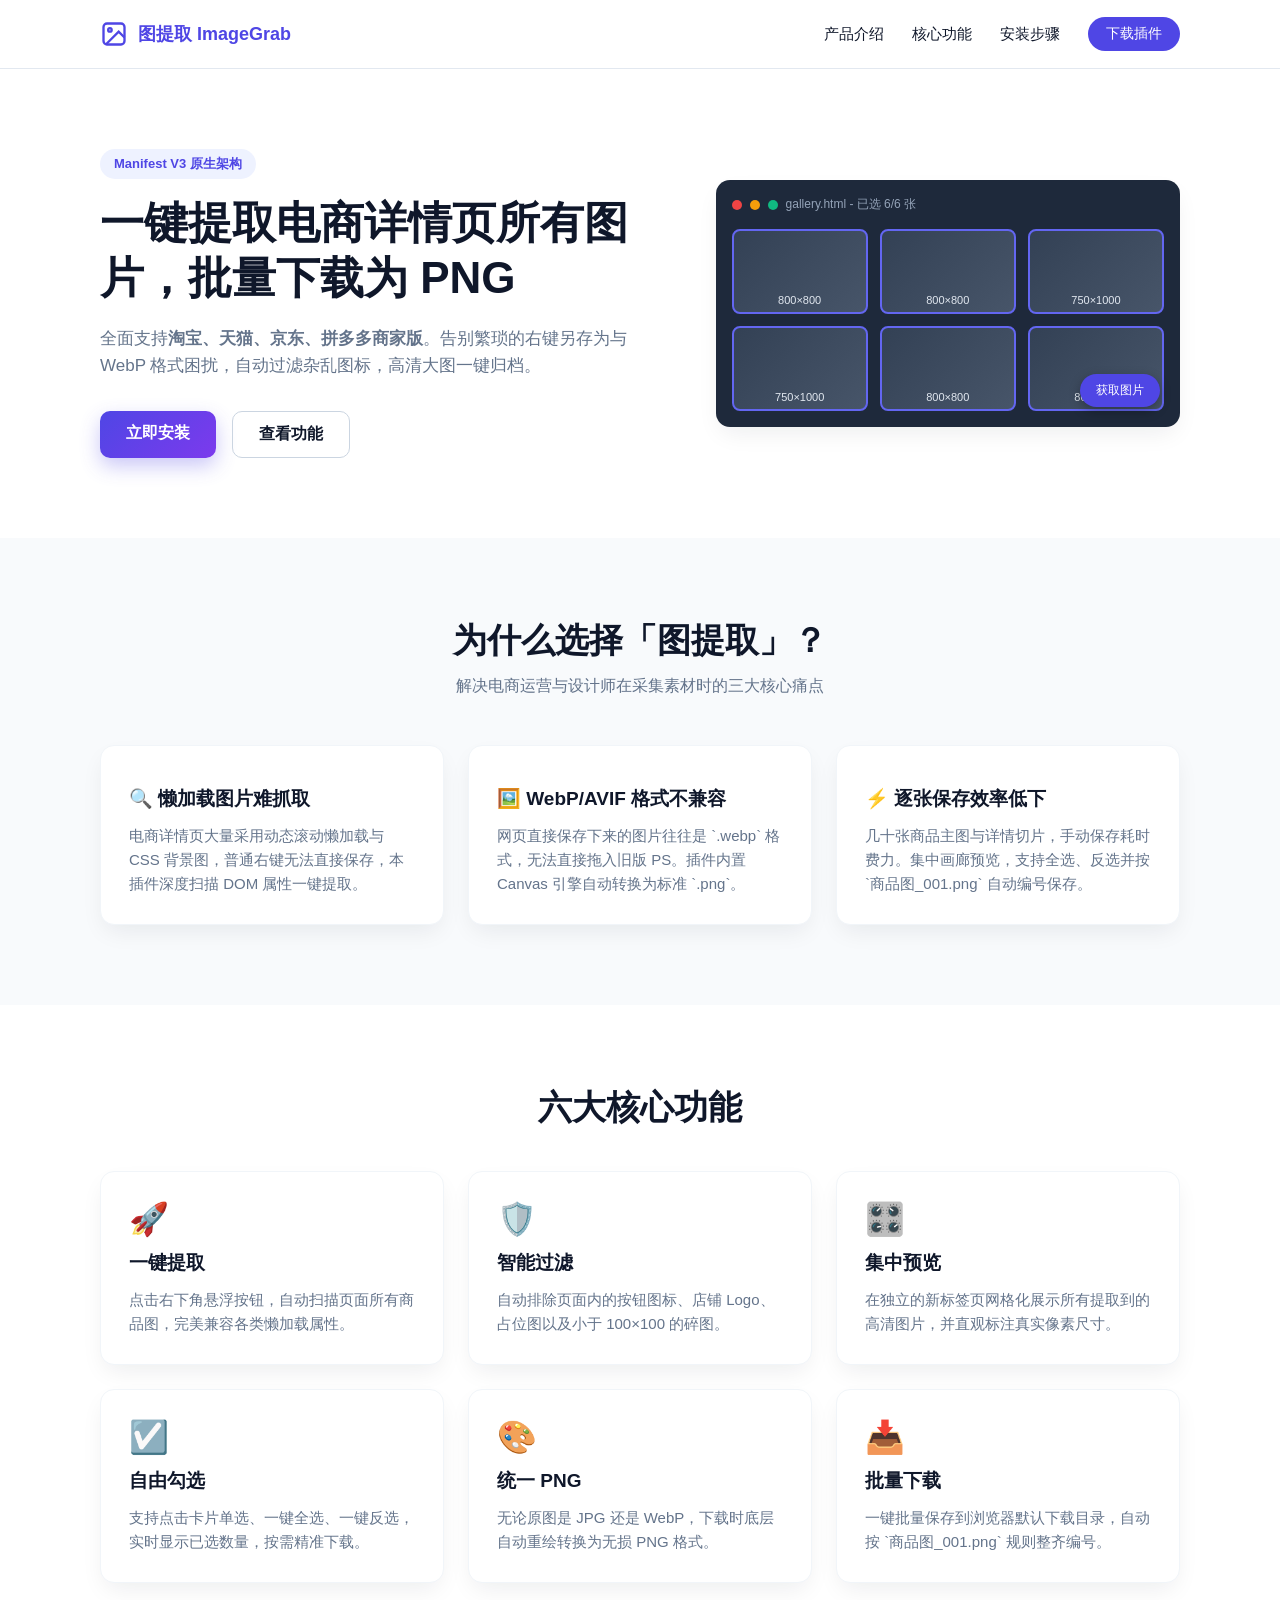
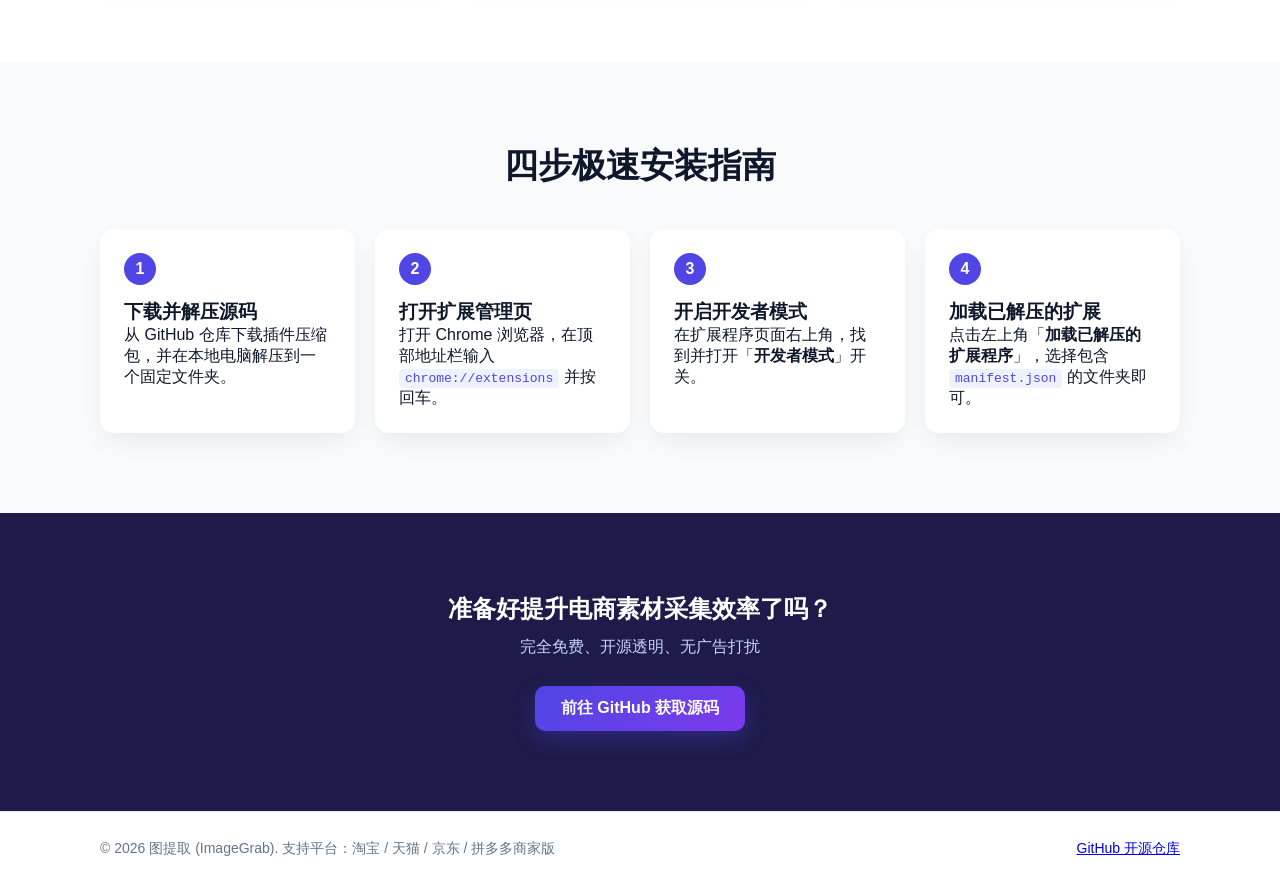
<file: docs/index.html>
<!DOCTYPE html>
<html lang="zh-CN">
<head>
  <meta charset="UTF-8">
  <meta name="viewport" content="width=device-width, initial-scale=1.0">
  <title>图提取 (ImageGrab) - 电商详情页图片一键提取下载插件</title>
  <link rel="stylesheet" href="css/style.css">
</head>
<body>
  <!-- 顶部吸顶导航栏 -->
  <header class="navbar" id="navbar">
    <div class="container nav-inner">
      <a href="#" class="logo">
        <svg width="28" height="28" viewBox="0 0 24 24" fill="none" stroke="currentColor" stroke-width="2">
          <rect x="3" y="3" width="18" height="18" rx="3"/>
          <circle cx="8.5" cy="8.5" r="1.5"/>
          <path d="M21 15l-5-5L5 21"/>
        </svg>
        <span>图提取 ImageGrab</span>
      </a>
      <button class="menu-toggle" id="menu-toggle" aria-label="展开菜单">☰</button>
      <nav class="nav-links" id="nav-links">
        <a href="#intro" class="nav-item">产品介绍</a>
        <a href="#features" class="nav-item">核心功能</a>
        <a href="#install" class="nav-item">安装步骤</a>
        <a href="#cta" class="btn-nav">下载插件</a>
      </nav>
    </div>
  </header>

  <main>
    <!-- Hero 首屏区 -->
    <section class="hero container">
      <div class="hero-content reveal">
        <span class="badge">Manifest V3 原生架构</span>
        <h1>一键提取电商详情页所有图片，批量下载为 PNG</h1>
        <p>全面支持<strong>淘宝、天猫、京东、拼多多商家版</strong>。告别繁琐的右键另存为与 WebP 格式困扰，自动过滤杂乱图标，高清大图一键归档。</p>
        <div class="hero-btns">
          <a href="#install" class="btn primary">立即安装</a>
          <a href="#features" class="btn outline">查看功能</a>
        </div>
      </div>
      <!-- 纯 CSS 绘制的插件预览示意图 -->
      <div class="hero-mockup reveal">
        <div class="mockup-window">
          <div class="mockup-header">
            <span class="dot red"></span><span class="dot yellow"></span><span class="dot green"></span>
            <span class="mockup-title">gallery.html - 已选 6/6 张</span>
          </div>
          <div class="mockup-grid">
            <div class="mockup-item"><span>800×800</span></div>
            <div class="mockup-item"><span>800×800</span></div>
            <div class="mockup-item"><span>750×1000</span></div>
            <div class="mockup-item"><span>750×1000</span></div>
            <div class="mockup-item"><span>800×800</span></div>
            <div class="mockup-item"><span>800×800</span></div>
          </div>
          <div class="mockup-floating-btn">获取图片</div>
        </div>
      </div>
    </section>

    <!-- 产品介绍区 -->
    <section id="intro" class="section bg-alt">
      <div class="container">
        <h2 class="section-title reveal">为什么选择「图提取」？</h2>
        <p class="section-desc reveal">解决电商运营与设计师在采集素材时的三大核心痛点</p>
        <div class="grid-3">
          <div class="card reveal">
            <h3>🔍 懒加载图片难抓取</h3>
            <p>电商详情页大量采用动态滚动懒加载与 CSS 背景图，普通右键无法直接保存，本插件深度扫描 DOM 属性一键提取。</p>
          </div>
          <div class="card reveal">
            <h3>🖼️ WebP/AVIF 格式不兼容</h3>
            <p>网页直接保存下来的图片往往是 `.webp` 格式，无法直接拖入旧版 PS。插件内置 Canvas 引擎自动转换为标准 `.png`。</p>
          </div>
          <div class="card reveal">
            <h3>⚡ 逐张保存效率低下</h3>
            <p>几十张商品主图与详情切片，手动保存耗时费力。集中画廊预览，支持全选、反选并按 `商品图_001.png` 自动编号保存。</p>
          </div>
        </div>
      </div>
    </section>

    <!-- 核心功能展示区 -->
    <section id="features" class="section">
      <div class="container">
        <h2 class="section-title reveal">六大核心功能</h2>
        <div class="grid-3">
          <div class="card feature-card reveal">
            <div class="icon">🚀</div>
            <h3>一键提取</h3>
            <p>点击右下角悬浮按钮，自动扫描页面所有商品图，完美兼容各类懒加载属性。</p>
          </div>
          <div class="card feature-card reveal">
            <div class="icon">🛡️</div>
            <h3>智能过滤</h3>
            <p>自动排除页面内的按钮图标、店铺 Logo、占位图以及小于 100×100 的碎图。</p>
          </div>
          <div class="card feature-card reveal">
            <div class="icon">🎛️</div>
            <h3>集中预览</h3>
            <p>在独立的新标签页网格化展示所有提取到的高清图片，并直观标注真实像素尺寸。</p>
          </div>
          <div class="card feature-card reveal">
            <div class="icon">☑️</div>
            <h3>自由勾选</h3>
            <p>支持点击卡片单选、一键全选、一键反选，实时显示已选数量，按需精准下载。</p>
          </div>
          <div class="card feature-card reveal">
            <div class="icon">🎨</div>
            <h3>统一 PNG</h3>
            <p>无论原图是 JPG 还是 WebP，下载时底层自动重绘转换为无损 PNG 格式。</p>
          </div>
          <div class="card feature-card reveal">
            <div class="icon">📥</div>
            <h3>批量下载</h3>
            <p>一键批量保存到浏览器默认下载目录，自动按 `商品图_001.png` 规则整齐编号。</p>
          </div>
        </div>
      </div>
    </section>

    <!-- 安装步骤说明区 -->
    <section id="install" class="section bg-alt">
      <div class="container">
        <h2 class="section-title reveal">四步极速安装指南</h2>
        <div class="steps-grid">
          <div class="step-card reveal">
            <span class="step-num">1</span>
            <h3>下载并解压源码</h3>
            <p>从 GitHub 仓库下载插件压缩包，并在本地电脑解压到一个固定文件夹。</p>
          </div>
          <div class="step-card reveal">
            <span class="step-num">2</span>
            <h3>打开扩展管理页</h3>
            <p>打开 Chrome 浏览器，在顶部地址栏输入 <code>chrome://extensions</code> 并按回车。</p>
          </div>
          <div class="step-card reveal">
            <span class="step-num">3</span>
            <h3>开启开发者模式</h3>
            <p>在扩展程序页面右上角，找到并打开「<strong>开发者模式</strong>」开关。</p>
          </div>
          <div class="step-card reveal">
            <span class="step-num">4</span>
            <h3>加载已解压的扩展</h3>
            <p>点击左上角「<strong>加载已解压的扩展程序</strong>」，选择包含 <code>manifest.json</code> 的文件夹即可。</p>
          </div>
        </div>
      </div>
    </section>

    <!-- 底部 CTA -->
    <section id="cta" class="section cta-section">
      <div class="container reveal">
        <h2>准备好提升电商素材采集效率了吗？</h2>
        <p>完全免费、开源透明、无广告打扰</p>
        <a href="https://github.com/" target="_blank" class="btn primary">前往 GitHub 获取源码</a>
      </div>
    </section>
  </main>

  <footer class="footer">
    <div class="container footer-inner">
      <p>© 2026 图提取 (ImageGrab). 支持平台：淘宝 / 天猫 / 京东 / 拼多多商家版</p>
      <a href="https://github.com/" target="_blank">GitHub 开源仓库</a>
    </div>
  </footer>

  <script src="js/main.js"></script>
</body>
</html>
</file>
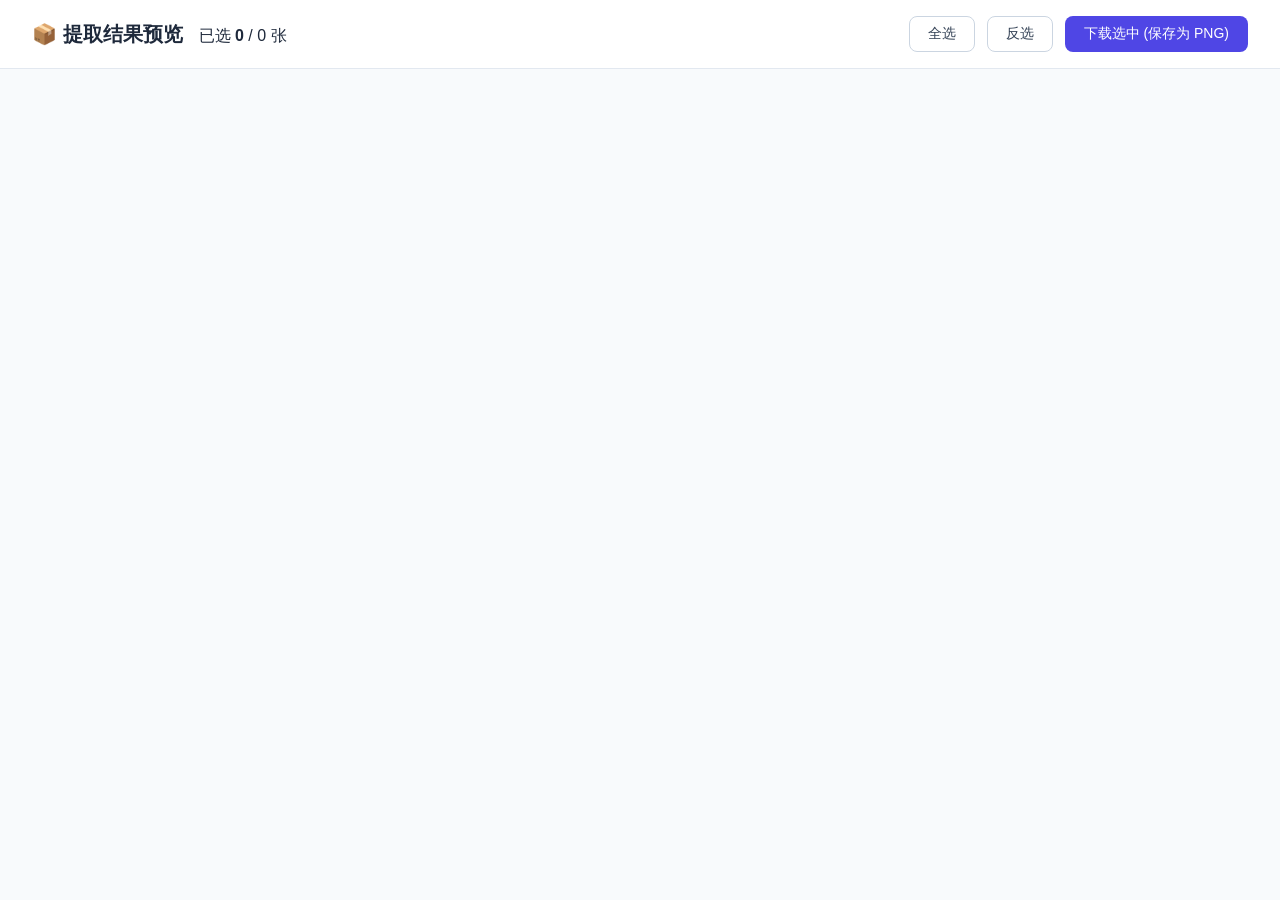
<file: gallery.html>
<!DOCTYPE html>
<html lang="zh-CN">
<head>
  <meta charset="UTF-8">
  <title>图提取 - 商品图片预览与批量下载</title>
  <link rel="stylesheet" href="gallery.css">
</head>
<body>
  <header class="toolbar">
    <div class="toolbar-left">
      <h1>📦 提取结果预览</h1>
      <span id="status-text">已选 <strong id="selected-count">0</strong> / <span id="total-count">0</span> 张</span>
    </div>
    <div class="toolbar-actions">
      <button id="btn-select-all" class="btn secondary">全选</button>
      <button id="btn-invert" class="btn secondary">反选</button>
      <button id="btn-download" class="btn primary">下载选中 (保存为 PNG)</button>
    </div>
  </header>

  <div id="progress-bar" class="progress-bar hidden">
    <span id="progress-text">正在转换并下载：0 / 0</span>
  </div>

  <main id="gallery-grid" class="gallery-grid"></main>

  <script src="gallery.js"></script>
</body>
</html>
</file>
<file: docs/css/style.css>
:root {
  --primary: #4f46e5;
  --primary-hover: #4338ca;
  --bg: #ffffff;
  --bg-alt: #f8fafc;
  --text: #0f172a;
  --text-muted: #64748b;
  --radius: 14px;
  --shadow: 0 10px 25px -5px rgba(15, 23, 42, 0.08);
}

* {
  box-sizing: border-box;
  margin: 0;
  padding: 0;
}

html {
  scroll-behavior: smooth;
  font-family: -apple-system, "PingFang SC", "Microsoft YaHei", sans-serif;
  color: var(--text);
  background: var(--bg);
}

.container {
  max-width: 1120px;
  margin: 0 auto;
  padding: 0 20px;
}

/* 导航栏 */
.navbar {
  position: sticky;
  top: 0;
  z-index: 1000;
  background: rgba(255, 255, 255, 0.85);
  backdrop-filter: blur(12px);
  border-bottom: 1px solid #e2e8f0;
}

.nav-inner {
  display: flex;
  justify-content: space-between;
  align-items: center;
  height: 68px;
}

.logo {
  display: flex;
  align-items: center;
  gap: 10px;
  font-weight: 700;
  font-size: 18px;
  color: var(--primary);
  text-decoration: none;
}

.nav-links {
  display: flex;
  align-items: center;
  gap: 28px;
}

.nav-item {
  text-decoration: none;
  color: var(--text);
  font-size: 15px;
  transition: color 0.25s;
}

.nav-item:hover, .nav-item.active {
  color: var(--primary);
  font-weight: 600;
}

.btn-nav {
  background: var(--primary);
  color: #fff;
  padding: 8px 18px;
  border-radius: 999px;
  text-decoration: none;
  font-size: 14px;
}

.menu-toggle {
  display: none;
  background: none;
  border: none;
  font-size: 24px;
  cursor: pointer;
}

/* Hero 首屏 */
.hero {
  display: grid;
  grid-template-columns: 1.1fr 0.9fr;
  gap: 48px;
  align-items: center;
  padding: 80px 20px;
}

.badge {
  display: inline-block;
  background: #eef2ff;
  color: var(--primary);
  padding: 6px 14px;
  border-radius: 999px;
  font-size: 13px;
  font-weight: 600;
  margin-bottom: 16px;
}

.hero h1 {
  font-size: clamp(28px, 4vw, 44px);
  line-height: 1.25;
  margin-bottom: 20px;
}

.hero p {
  color: var(--text-muted);
  font-size: 17px;
  line-height: 1.6;
  margin-bottom: 32px;
}

.hero-btns {
  display: flex;
  gap: 16px;
}

.btn {
  display: inline-block;
  padding: 12px 26px;
  border-radius: 10px;
  font-weight: 600;
  text-decoration: none;
  transition: transform 0.25s, box-shadow 0.25s;
}

.btn.primary {
  background: linear-gradient(135deg, #4f46e5, #7c3aed);
  color: #fff;
  box-shadow: 0 8px 20px rgba(79, 70, 229, 0.3);
}

.btn.primary:hover {
  transform: translateY(-2px);
}

.btn.outline {
  border: 1px solid #cbd5e1;
  color: var(--text);
}

/* CSS 模拟示意图 */
.mockup-window {
  position: relative;
  background: #1e293b;
  border-radius: var(--radius);
  padding: 16px;
  box-shadow: var(--shadow);
}

.mockup-header {
  display: flex;
  align-items: center;
  gap: 8px;
  margin-bottom: 16px;
  color: #94a3b8;
  font-size: 12px;
}

.dot {
  width: 10px;
  height: 10px;
  border-radius: 50%;
}
.dot.red { background: #ef4444; }
.dot.yellow { background: #f59e0b; }
.dot.green { background: #10b981; }

.mockup-grid {
  display: grid;
  grid-template-columns: repeat(3, 1fr);
  gap: 12px;
}

.mockup-item {
  height: 85px;
  background: linear-gradient(135deg, #334155, #475569);
  border-radius: 8px;
  border: 2px solid #6366f1;
  display: flex;
  align-items: flex-end;
  justify-content: center;
  padding-bottom: 6px;
  color: #e2e8f0;
  font-size: 11px;
}

.mockup-floating-btn {
  position: absolute;
  right: 20px;
  bottom: 20px;
  background: var(--primary);
  color: #fff;
  padding: 8px 16px;
  border-radius: 999px;
  font-size: 12px;
  box-shadow: 0 4px 12px rgba(0, 0, 0, 0.3);
}

/* 通用区块 */
.section {
  padding: 80px 0;
}

.bg-alt {
  background: var(--bg-alt);
}

.section-title {
  text-align: center;
  font-size: clamp(24px, 3vw, 34px);
  margin-bottom: 12px;
}

.section-desc {
  text-align: center;
  color: var(--text-muted);
  margin-bottom: 48px;
}

.grid-3 {
  display: grid;
  grid-template-columns: repeat(3, 1fr);
  gap: 24px;
  margin-top: 40px;
}

.card {
  background: #fff;
  padding: 28px;
  border-radius: var(--radius);
  box-shadow: var(--shadow);
  border: 1px solid #f1f5f9;
  transition: transform 0.25s ease;
}

.card:hover {
  transform: translateY(-5px);
}

.card h3 {
  margin: 12px 0;
  font-size: 19px;
}

.card p {
  color: var(--text-muted);
  line-height: 1.6;
  font-size: 15px;
}

.icon {
  font-size: 32px;
}

/* 安装步骤 */
.steps-grid {
  display: grid;
  grid-template-columns: repeat(4, 1fr);
  gap: 20px;
  margin-top: 40px;
}

.step-card {
  background: #fff;
  padding: 24px;
  border-radius: var(--radius);
  box-shadow: var(--shadow);
}

.step-num {
  display: inline-flex;
  width: 32px;
  height: 32px;
  border-radius: 50%;
  background: var(--primary);
  color: #fff;
  align-items: center;
  justify-content: center;
  font-weight: 700;
  margin-bottom: 14px;
}

code {
  background: #eef2ff;
  color: var(--primary);
  padding: 2px 6px;
  border-radius: 4px;
}

/* CTA & Footer */
.cta-section {
  text-align: center;
  background: #1e1b4b;
  color: #fff;
}

.cta-section p {
  color: #c7d2fe;
  margin: 12px 0 28px;
}

.footer {
  padding: 28px 0;
  border-top: 1px solid #e2e8f0;
  font-size: 14px;
  color: var(--text-muted);
}

.footer-inner {
  display: flex;
  justify-content: space-between;
  flex-wrap: wrap;
  gap: 12px;
}

/* 滚动淡入动画 */
.reveal {
  opacity: 0;
  transform: translateY(20px);
  transition: opacity 0.5s ease, transform 0.5s ease;
}

.reveal.visible {
  opacity: 1;
  transform: translateY(0);
}

/* 响应式适配 */
@media (max-width: 1023px) {
  .hero { grid-template-columns: 1fr; }
  .grid-3 { grid-template-columns: repeat(2, 1fr); }
  .steps-grid { grid-template-columns: repeat(2, 1fr); }
}

@media (max-width: 767px) {
  .menu-toggle { display: block; }
  .nav-links {
    display: none;
    position: absolute;
    top: 68px;
    left: 0;
    right: 0;
    background: #fff;
    flex-direction: column;
    padding: 20px;
    border-bottom: 1px solid #e2e8f0;
  }
  .nav-links.open { display: flex; }
  .grid-3, .steps-grid { grid-template-columns: 1fr; }
}
</file>
<file: gallery.css>
* {
  box-sizing: border-box;
  margin: 0;
  padding: 0;
}

body {
  font-family: -apple-system, "PingFang SC", "Microsoft YaHei", sans-serif;
  background-color: #f8fafc;
  color: #1e293b;
}

.toolbar {
  position: sticky;
  top: 0;
  z-index: 100;
  display: flex;
  justify-content: space-between;
  align-items: center;
  padding: 16px 32px;
  background: rgba(255, 255, 255, 0.9);
  backdrop-filter: blur(10px);
  border-bottom: 1px solid #e2e8f0;
}

.toolbar-left {
  display: flex;
  align-items: baseline;
  gap: 16px;
}

.toolbar-left h1 {
  font-size: 20px;
}

.toolbar-actions {
  display: flex;
  gap: 12px;
}

.btn {
  padding: 8px 18px;
  border-radius: 8px;
  font-size: 14px;
  font-weight: 500;
  cursor: pointer;
  border: 1px solid transparent;
  transition: all 0.2s;
}

.btn.primary {
  background: #4f46e5;
  color: #fff;
}

.btn.primary:hover {
  background: #4338ca;
}

.btn.secondary {
  background: #fff;
  border-color: #cbd5e1;
  color: #334155;
}

.btn.secondary:hover {
  background: #f1f5f9;
}

.progress-bar {
  background: #eef2ff;
  color: #4f46e5;
  padding: 10px 32px;
  font-size: 14px;
  font-weight: 600;
  border-bottom: 1px solid #c7d2fe;
}

.hidden {
  display: none;
}

.gallery-grid {
  display: grid;
  grid-template-columns: repeat(auto-fill, minmax(200px, 1fr));
  gap: 20px;
  padding: 32px;
}

.img-card {
  position: relative;
  background: #fff;
  border-radius: 12px;
  overflow: hidden;
  border: 2px solid transparent;
  box-shadow: 0 2px 8px rgba(0, 0, 0, 0.06);
  cursor: pointer;
  transition: transform 0.2s, border-color 0.2s;
}

.img-card.selected {
  border-color: #4f46e5;
}

.img-card:hover {
  transform: translateY(-3px);
}

.img-card img {
  width: 100%;
  height: 180px;
  object-fit: contain;
  background: #f1f5f9;
  display: block;
}

.card-meta {
  display: flex;
  justify-content: space-between;
  align-items: center;
  padding: 10px 12px;
  font-size: 12px;
  color: #64748b;
}

.card-checkbox {
  width: 16px;
  height: 16px;
  accent-color: #4f46e5;
}
</file>
